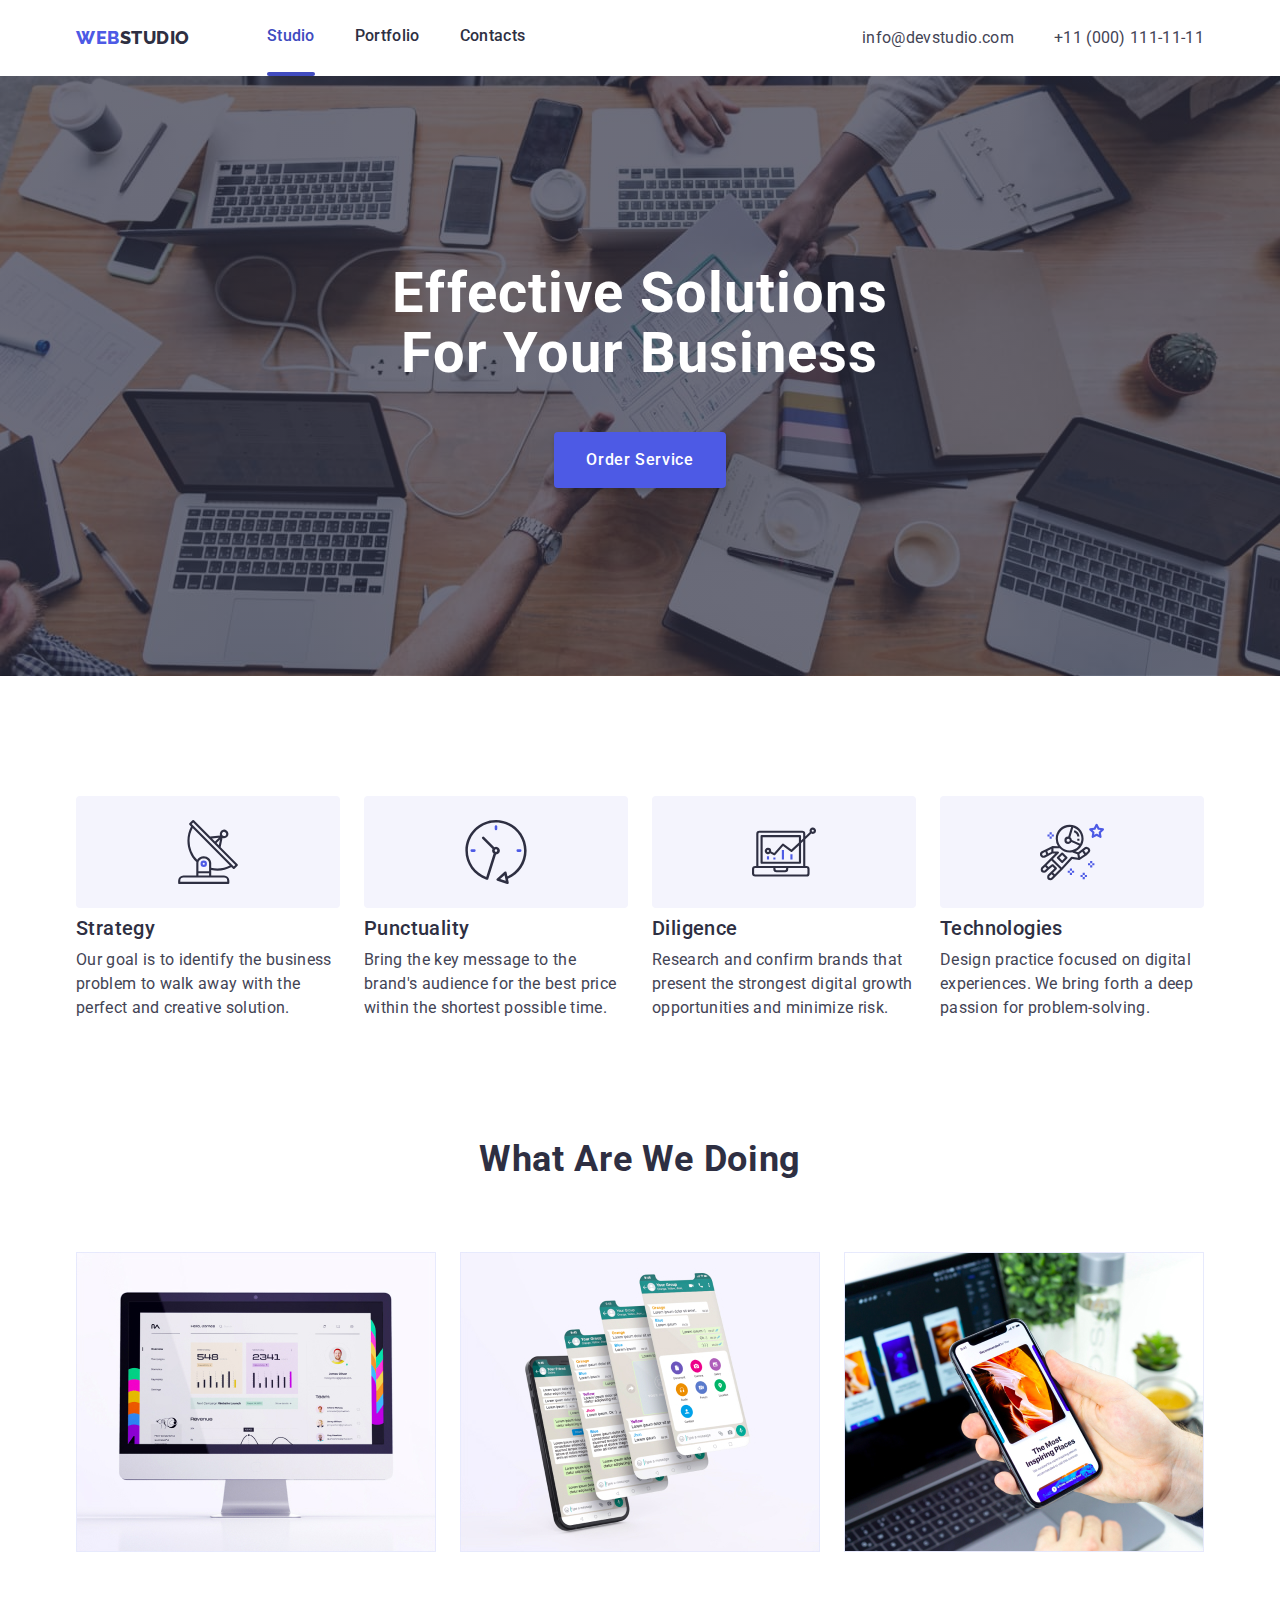
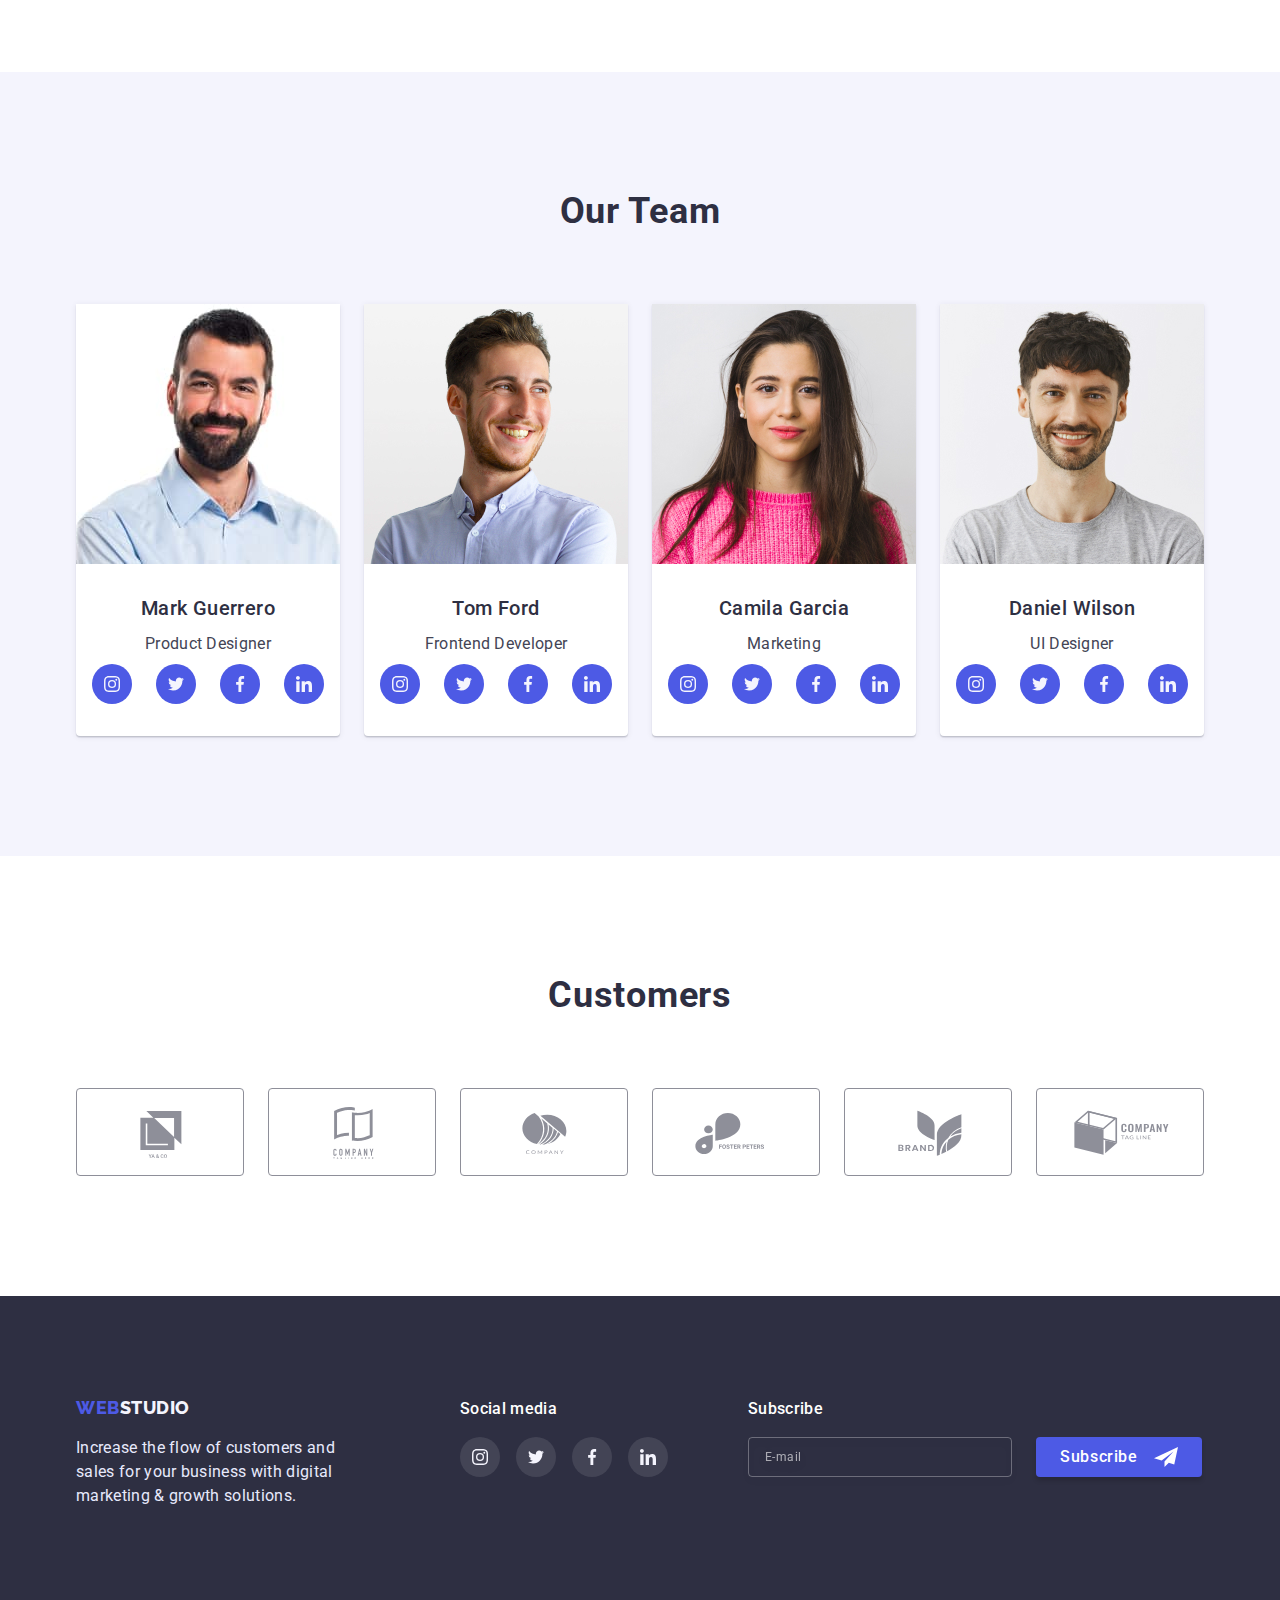
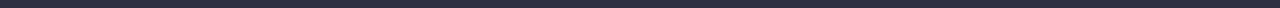
<file: index.html>
<!DOCTYPE html>
<html lang="en">
  <!-- Meta info for main page -->
  <head>
    <meta charset="UTF-8" />
    <meta http-equiv="X-UA-Compatible" content="IE=edge" />
    <meta name="viewport" content="width=device-width, initial-scale=1.0" />
    <link rel="preconnect" href="https://fonts.googleapis.com" />
    <link rel="preconnect" href="https://fonts.gstatic.com" crossorigin />
    <link
      href="https://fonts.googleapis.com/css2?family=Raleway:wght@800&family=Roboto:wght@400;500;700&display=swap"
      rel="stylesheet"
    />
    <link
      rel="stylesheet"
      href="https://cdnjs.cloudflare.com/ajax/libs/modern-normalize/1.1.0/modern-normalize.min.css"
    />
    <link rel="stylesheet" href="./css/styles.css" />
    <title>WebStudio</title>
  </head>

  <body>
    <!-- Header-->
    <header class="header-section">
      <div class="container main-nav">
        <nav class="nav">
          <a href="./index.html" class="logo link"
            >Web<span class="logo-header">Studio</span></a
          >
          <ul class="site-nav list">
            <li class="item">
              <a href="./index.html" class="link current">Studio</a>
            </li>
            <li class="item">
              <a href="./portfolio.html" class="link">Portfolio</a>
            </li>
            <li class="item">
              <a href="#" class="link">Contacts</a>
            </li>
          </ul>
        </nav>
        <button type="button" class="mobile-menu-btn js-open-menu">
          <svg class="mobile-menu-icon" width="32" height="22">
            <use  class="use-mobile-icon" href="./img/icons.svg#icon-hamburger"></use>
          </svg>
        </button>
        <ul class="contacts list">
          <li class="item">
            <a href="mailto:info@devstudio.com" class="link"
              >info@devstudio.com</a
            >
          </li>
          <li class="item">
            <a href="tel:+110001111111" class="link">+11 (000) 111-11-11</a>
          </li>
        </ul>
      </div>
      <!-- Mobile-menu -->
      <div class="mobile-menu js-menu-container">
        <div class="container mobile-menu-container">
          <button class="mobile-menu-close-bnt js-close-menu">
            <svg class="menu-modal-button-icon" width="8" height="8">
              <use href="./img/icons.svg#icon-close-black"></use>
            </svg>
          </button>
          <ul class="menu-site-nav list">
            <li class="item">
              <a href="./index.html" class="link">Studio</a>
            </li>
            <li class="item">
              <a href="./portfolio.html" class="link">Portfolio</a>
            </li>
            <li class="item">
              <a href="#" class="link">Contacts</a>
            </li>
          </ul>
          <div class="part">
            <ul class="menu-contacts list">
              <li class="item">
                <a href="tel:+110001111111" class="link phone-link"
                  >+11 (000) 111-11-11</a
                >
              </li>
              <li class="item">
                <a href="mailto:info@devstudio.com" class="link"
                  >info@devstudio.com</a
                >
              </li>
            </ul>
            <ul class="menu-social-list list">
              <li>
                <a href="#" class="menu-social-link instagram">
                  <svg class="icon-social">
                    <use href="./img/icons.svg#icon-instagram"></use>
                  </svg>
                </a>
              </li>
              <li>
                <a href="#" class="menu-social-link twitter">
                  <svg class="icon-social">
                    <use href="./img/icons.svg#icon-twitter"></use>
                  </svg>
                </a>
              </li>
              <li>
                <a href="#" class="menu-social-link facebook">
                  <svg class="icon-social">
                    <use href="./img/icons.svg#icon-facebook"></use>
                  </svg>
                </a>
              </li>
              <li>
                <a href="#" class="menu-social-link linkedin">
                  <svg class="icon-social">
                    <use href="./img/icons.svg#icon-linkedin"></use>
                  </svg>
                </a>
              </li>
            </ul>
          </div>
        </div>
      </div>
    </header>
    <main>
      <!-- Hero -->
      <section class="hero">
        <div class="container">
          <h1 class="hero-title">Effective Solutions for Your Business</h1>
          <button data-modal-open type="button" class="hero-btn">
            Order Service
          </button>
        </div>
      </section>
      <!-- Benefits -->
      <section class="section benefits-section">
        <div class="container">
          <h2 class="section-title visually-hidden">Features</h2>
          <ul class="benefits-list list">
            <li class="item icon-antenna">
              <div class="benefits-icon">
                <svg class="icon-img">
                  <use href="./img/icons.svg#icon-antenna"></use>
                </svg>
              </div>
              <h3 class="title">Strategy</h3>
              <p class="text">
                Our goal is to identify the business problem to walk away with
                the perfect and creative solution.
              </p>
            </li>
            <li class="item icon-clock">
              <div class="benefits-icon">
                <svg class="icon-img">
                  <use href="./img/icons.svg#icon-clock"></use>
                </svg>
              </div>
              <h3 class="title">Punctuality</h3>
              <p class="text">
                Bring the key message to the brand's audience for the best price
                within the shortest possible time.
              </p>
            </li>
            <li class="item icon-diagram">
              <div class="benefits-icon">
                <svg class="icon-img">
                  <use href="./img/icons.svg#icon-diagram"></use>
                </svg>
              </div>
              <h3 class="title">Diligence</h3>
              <p class="text">
                Research and confirm brands that present the strongest digital
                growth opportunities and minimize risk.
              </p>
            </li>
            <li class="item icon-astronaut">
              <div class="benefits-icon">
                <svg class="icon-img">
                  <use href="./img/icons.svg#icon-astronaut"></use>
                </svg>
              </div>
              <h3 class="title">Technologies</h3>
              <p class="text">
                Design practice focused on digital experiences. We bring forth a
                deep passion for problem-solving.
              </p>
            </li>
          </ul>
        </div>
      </section>
      <!-- What are we doing -->
      <section class="section work-section">
        <div class="container">
          <h2 class="section-title">What are we doing</h2>
          <ul class="work-list list">
            <li class="item">
              <img
                srcset="
                  ./img/ex1.jpg   1x,
                  ./img/ex1@2x.jpg  2x
                "
                src="./img/ex1.jpg"
                alt="mobile-application"
                width="360"
                height="300"
              />
            </li>
            <li class="item">
              <img
                srcset="
                  ./img/ex2.jpg   1x,
                  ./img/ex2@2x.jpg 2x
                "
                src="./img/ex2.jpg"
                alt="web-site"
                width="360"
                height="300"
              />
            </li>
            <li class="item">
              <img
                srcset="
                  ./img/ex3.jpg   1x,
                  ./img/ex3@2x.jpg 2x
                "
                src="./img/ex3.jpg"
                alt="phone-application-interface"
                width="360"
                height="300"
              />
            </li>
          </ul>
        </div>
      </section>
      <!-- Our Team -->
      <section class="section team-section">
        <div class="container">
          <h2 class="section-title">Our Team</h2>
          <ul class="team-list list">
            <li class="team-list-card">
              <img
              srcset="./img/our-team/guerrero@2x.jpg 2x"
              src="./img/our-team/guerrero.jpg"
                alt="foto Mark Guerrero"
                width="264"
                height="260" 
              />
              <div class="titte-team-card">
                <h3 class="title">Mark Guerrero</h3>
                <p class="text">Product Designer</p>
                <ul class="team-social-list list">
                  <li class="item">
                    <a href="#" class="team-social-link instagram">
                      <svg class="icon-social">
                        <use href="./img/icons.svg#icon-instagram"></use>
                      </svg>
                    </a>
                  </li>
                  <li class="item">
                    <a href="#" class="team-social-link twitter">
                      <svg class="icon-social">
                        <use href="./img/icons.svg#icon-twitter"></use>
                      </svg>
                    </a>
                  </li>
                  <li class="item">
                    <a href="#" class="team-social-link facebook">
                      <svg class="icon-social">
                        <use href="./img/icons.svg#icon-facebook"></use>
                      </svg>
                    </a>
                  </li>
                  <li class="item">
                    <a href="#" class="team-social-link linkedin">
                      <svg class="icon-social">
                        <use href="./img/icons.svg#icon-linkedin"></use>
                      </svg>
                    </a>
                  </li>
                </ul>
              </div>
            </li>
            <li class="team-list-card">
              <img
                srcset="./img/our-team/tom2@2x.jpg 2x"
                src="./img/our-team/tom2.jpg"
                alt="foto Tom Ford"
                width="264"
                height="260" 
              />
              <div class="titte-team-card">
                <h3 class="title">Tom Ford</h3>
                <p class="text">Frontend Developer</p>
                <ul class="team-social-list list">
                  <li>
                    <a href="#" class="team-social-link instagram">
                      <svg class="icon-social">
                        <use href="./img/icons.svg#icon-instagram"></use>
                      </svg>
                    </a>
                  </li>
                  <li>
                    <a href="#" class="team-social-link twitter">
                      <svg class="icon-social">
                        <use href="./img/icons.svg#icon-twitter"></use>
                      </svg>
                    </a>
                  </li>
                  <li>
                    <a href="#" class="team-social-link facebook">
                      <svg class="icon-social">
                        <use href="./img/icons.svg#icon-facebook"></use>
                      </svg>
                    </a>
                  </li>
                  <li>
                    <a href="#" class="team-social-link linkedin">
                      <svg class="icon-social">
                        <use href="./img/icons.svg#icon-linkedin"></use>
                      </svg>
                    </a>
                  </li>
                </ul>
              </div>
            </li>
            <li class="team-list-card">
              <img
                srcset="./img/our-team/camila3@2x.jpg 2x"
                src="./img/our-team/camila3.jpg"
                alt="foto Camila Garcia"
                width="264"
                height="260"
              />
              <div class="titte-team-card">
                <h3 class="title">Camila Garcia</h3>
                <p class="text">Marketing</p>
                <ul class="team-social-list list">
                  <li>
                    <a href="#" class="team-social-link instagram">
                      <svg class="icon-social">
                        <use href="./img/icons.svg#icon-instagram"></use>
                      </svg>
                    </a>
                  </li>
                  <li>
                    <a href="#" class="team-social-link twitter">
                      <svg class="icon-social">
                        <use href="./img/icons.svg#icon-twitter"></use>
                      </svg>
                    </a>
                  </li>
                  <li>
                    <a href="#" class="team-social-link facebook">
                      <svg class="icon-social">
                        <use href="./img/icons.svg#icon-facebook"></use>
                      </svg>
                    </a>
                  </li>
                  <li>
                    <a href="#" class="team-social-link linkedin">
                      <svg class="icon-social">
                        <use href="./img/icons.svg#icon-linkedin"></use>
                      </svg>
                    </a>
                  </li>
                </ul>
              </div>
            </li>
            <li class="team-list-card">
              <img
                srcset="./img/our-team/man4@2x.jpg 2x"
                src="./img/our-team/man4.jpg"
                alt="foto Daniel Wilson"
                width="264"
                height="260"
              />
              <div class="titte-team-card">
                <h3 class="title">Daniel Wilson</h3>
                <p class="text">UI Designer</p>
                <ul class="team-social-list list">
                  <li>
                    <a href="#" class="team-social-link instagram">
                      <svg class="icon-social">
                        <use href="./img/icons.svg#icon-instagram"></use>
                      </svg>
                    </a>
                  </li>
                  <li>
                    <a href="#" class="team-social-link twitter">
                      <svg class="icon-social">
                        <use href="./img/icons.svg#icon-twitter"></use>
                      </svg>
                    </a>
                  </li>
                  <li>
                    <a href="#" class="team-social-link facebook">
                      <svg class="icon-social">
                        <use href="./img/icons.svg#icon-facebook"></use>
                      </svg>
                    </a>
                  </li>
                  <li>
                    <a href="#" class="team-social-link linkedin">
                      <svg class="icon-social">
                        <use href="./img/icons.svg#icon-linkedin"></use>
                      </svg>
                    </a>
                  </li>
                </ul>
              </div>
            </li>
          </ul>
        </div>
      </section>
      <section class="section">
        <div class="container customers-container">
          <h2 class="section-title">Customers</h2>
          <ul class="company-list list">
            <li class="company-item">
              <a class="company-link link" href="#">
                <svg class="company-icon" width="104" height="56">
                  <use href="./img/icons.svg#icon-firstlogo"></use>
                </svg>
              </a>
            </li>
            <li class="company-item">
              <a class="company-link link" href="">
                <svg class="company-icon" width="104" height="56">
                  <use
                    href="./img/icons.svg#icon-logoone"
                  ></use>
                </svg>
              </a>
            </li>
            <li class="company-item">
              <a class="company-link link" href="">
                <svg class="company-icon" width="104" height="56">
                  <use href="./img/icons.svg#icon-logotwo"></use>
                </svg>
              </a>
            </li>
            <li class="company-item">
              <a class="company-link link" href="">
                <svg class="company-icon" width="104" height="56">
                  <use
                    href="./img/icons.svg#icon-logothree"
                  ></use>
                </svg>
              </a>
            </li>
            <li class="company-item">
              <a class="company-link link" href="">
                <svg class="company-icon" width="104" height="56">
                  <use href="./img/icons.svg#icon-logofour"></use>
                </svg>
              </a>
            </li>
            <li class="company-item">
              <a class="company-link link" href="">
                <svg class="company-icon" width="104" height="56">
                  <use href="./img/icons.svg#icon-logofive"></use>
                </svg>
              </a>
            </li>
          </ul>
        </div>
      </section>
    </main>
    <!-- Footer -->
    <footer class="footer">
      <div class="container footer-container">
        <div class="footer-row">
          <div class="footer-block">
            <a href="./index.html" class="logo link"
              >Web<span class="logo-footer">Studio</span></a
            >
            <p class="text">
              Increase the flow of customers and sales for your business with
              digital marketing & growth solutions.
            </p>
          </div>
          <div class="footer-social-block">
            <h2 class="social-link-title">Social media</h2>
            <ul class="footer-social-list list">
              <li>
                <a href="#" class="footer-social-link instagram">
                  <svg class="footer-icon-social">
                    <use href="./img/icons.svg#icon-instagram"></use>
                  </svg>
                </a>
              </li>
              <li>
                <a href="#" class="footer-social-link twitter">
                  <svg class="footer-icon-social">
                    <use href="./img/icons.svg#icon-twitter"></use>
                  </svg>
                </a>
              </li>
              <li>
                <a href="#" class="footer-social-link facebook">
                  <svg class="footer-icon-social">
                    <use href="./img/icons.svg#icon-facebook"></use>
                  </svg>
                </a>
              </li>
              <li>
                <a href="#" class="footer-social-link linkedin">
                  <svg class="footer-icon-social">
                    <use href="./img/icons.svg#icon-linkedin"></use>
                  </svg>
                </a>
              </li>
            </ul>
          </div>
        </div>
    
       <form class="subscribe-form" >
         
            <p class="subscribe-title" id="subscribe">Subscribe</p>
            <div class="subscribe-row">
              <label class="subscribe-field">
                <input
                  class="subscribe-input"
                  type="email"
                  name="email"
                  placeholder="E-mail"
                  required
                />
              </label>
              <button class="subscribe-btn" type="submit">
                Subscribe
                <svg class="subscribe-icon" height="24" width="24">
                  <use href="./img/icons.svg#icon-plane"></use>
                </svg>
              </button>
            </div>
          <!-- </form> -->
        </form>
      </div>
    </footer>
    <!-- Modal-window -->
    <div class="backdrop is-hidden " data-modal>
      <div class="modal">
        <button type="button" class="modal-close" data-modal-close >
          <svg class="modal-close-icon" width="8" height="8"><use href="./img/icons.svg#icon-close-black"></use></svg>
        </button>
       <p class="modal-title">Leave your contacts and we will call you back</p>
      <form class="modal-form">
      
      <div class="modal-field">
      <label  class="modal-form-field"><span class="modal-form-input-desc">  Name  </span></label>
      <div class="input-wrap">
      <input
      type="text" 
      name="user_name"
      class="modal-form-input" 
      required
      pattern="[a-zA-Za]+"
      minlength="2"
      />
      <svg class="input-icon" width="18" height="18">
        <use href="./img/icons.svg#icon-person"></use>
      </svg>
      </div>
      </div>
      <div class="modal-field">
      <label  class="modal-form-field"><span class="modal-form-input-desc">  Phone  </span></label>
      <div class="input-wrap">
      <input type="text"
      name="user_phone" 
      class="modal-form-input"
       required
       pattern="[0-9]{1}-[0-9]{1}-[0-9]{2}-[0-9]{2}"
       title="xx-xxx-xxx-xx-xx"/>
      <svg class="input-icon" width="18" height="18">
        <use href="./img/icons.svg#icon-phone"></use>
      </svg>
      </div>
      </div>
      <div class="modal-field">
      <label  class="modal-form-field"><span class="modal-form-input-desc">  Email </span></label>
      <div class="input-wrap">
      <input
       type="email" 
         name="user_email" 
          class="modal-form-input"
          required
          pattern=" /^[a-z0-9._%+-]+@[a-z0-9.-]+\.[a-z]{2,4}$/"
          title="xxxxx@gmail.com"
        />
      <svg class="input-icon" width="18" height="18">
        <use href="./img/icons.svg#icon-email"></use>
      </svg>
      </div>
      </div>
      <label class="modal-form-field">
      <span class="modal-form-input-desc"> Comment </span>
      <textarea
      name="user_comment"
      class="modal-form-comment"
      placeholder="Text input"></textarea>
      </label>
      <input  id="user-policy"
      type="checkbox"
      name="user_policy"
      class="modal-form-check visually-hidden">
      <label  for="user-policy" class="modal-form-check-desc"
      >I accept the terms and conditions of the&nbsp; <a href="#">Privacy Policy</a>
      </label>
      <button  type="submit" class="modal-form-submit">Send</button>
      </form>
      </div>
      </div>
    <script src="./js/modal.js"></script>
    <script src="./js/mobile-menu.js"></script>
  </body>
</html>
</file>
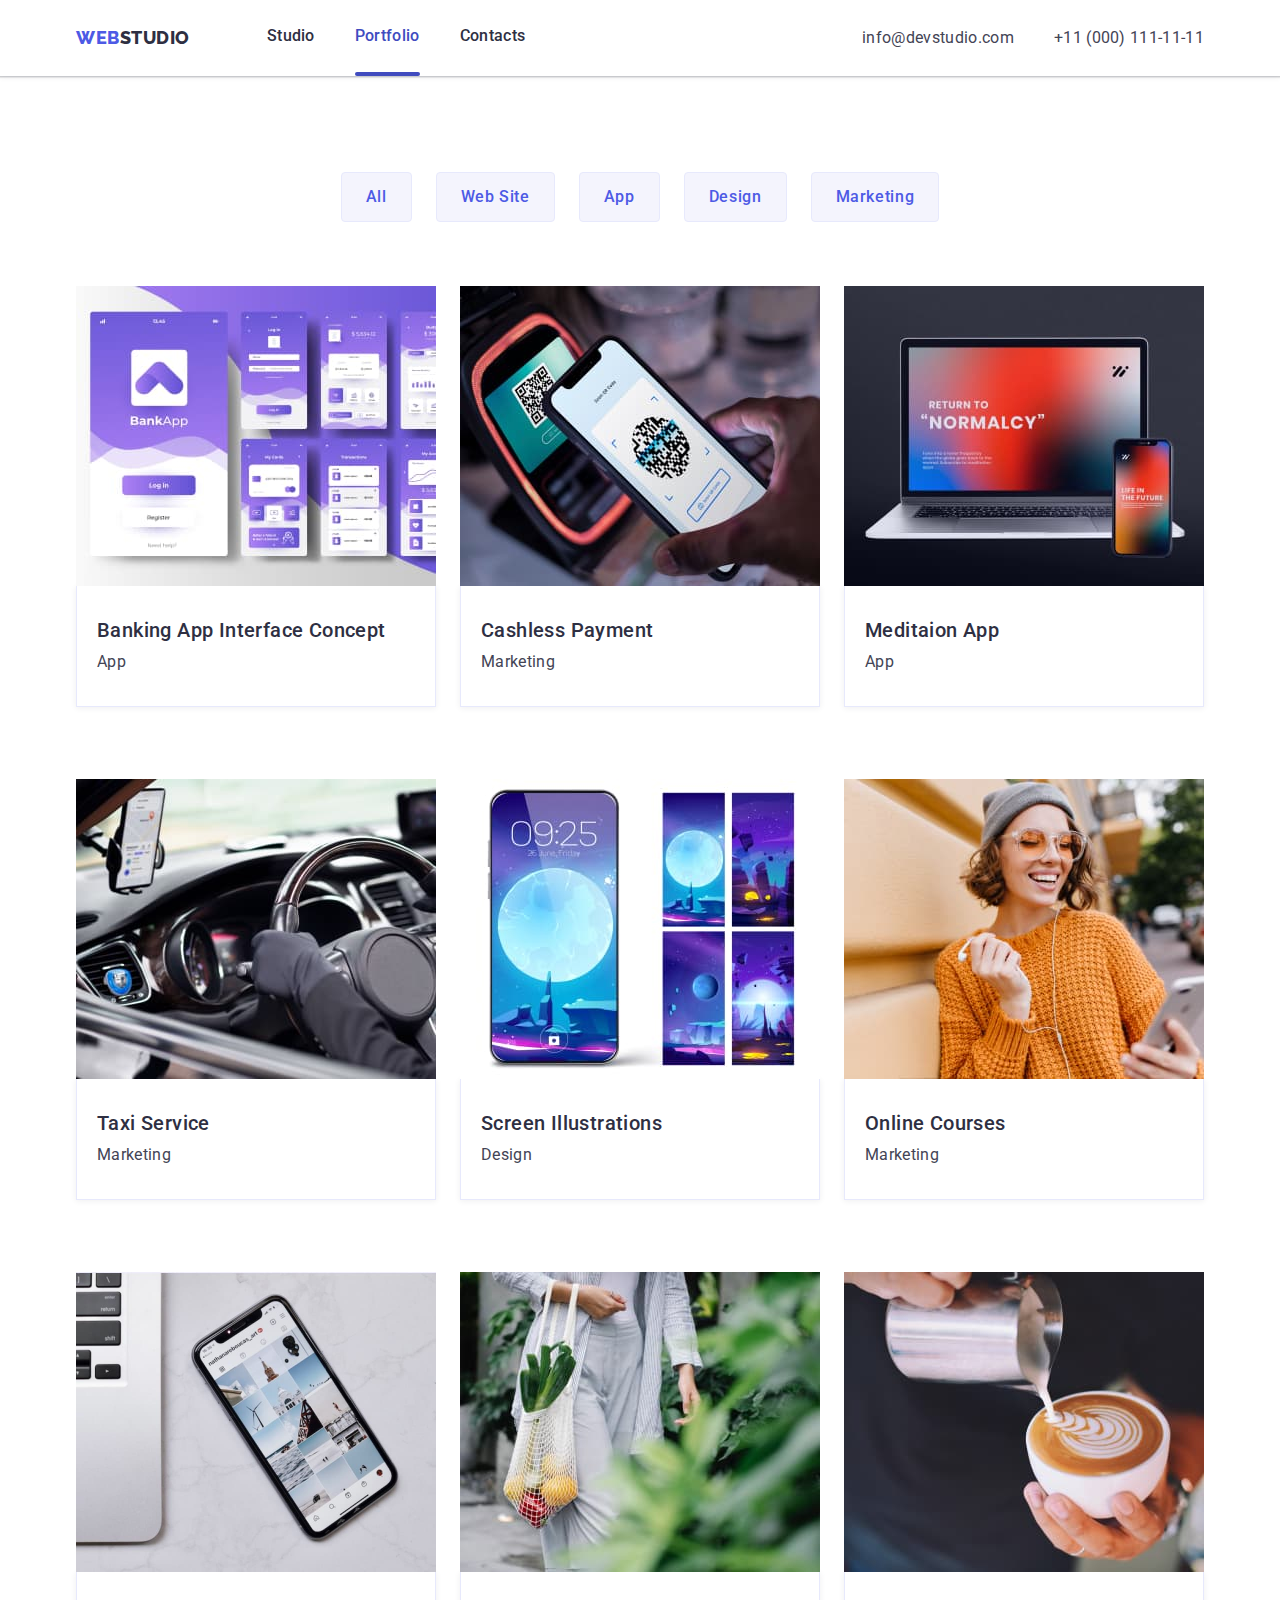
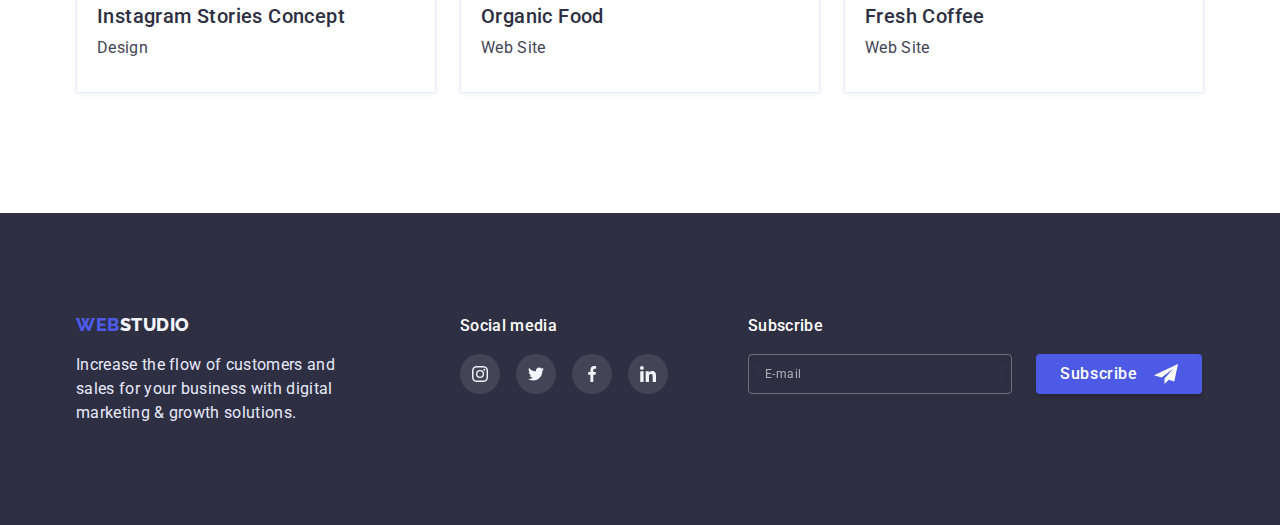
<file: portfolio.html>
<!DOCTYPE html>
<html lang="en">
  <head>
    <meta charset="UTF-8" />
    <meta http-equiv="X-UA-Compatible" content="IE=edge" />
    <meta name="viewport" content="width=device-width, initial-scale=1.0" />
    <link rel="preconnect" href="https://fonts.googleapis.com" />
    <link rel="preconnect" href="https://fonts.gstatic.com" crossorigin />
    <link
      href="https://fonts.googleapis.com/css2?family=Raleway:wght@800&family=Roboto:wght@400;500;700&display=swap"
      rel="stylesheet"
    />
    <link
      rel="stylesheet"
      href="https://cdnjs.cloudflare.com/ajax/libs/modern-normalize/1.1.0/modern-normalize.min.css"
    />
    <link rel="stylesheet" href="./css/styles.css" />
    <title>Portfolio</title>
  </head>
  <body>
    <!-- Header -->
    <header class="header-section">
      <div class="container main-nav">
        <nav class="nav">
          <a href="./index.html" class="logo link"
            >web<span class="logo-header">studio</span></a
          >
          <ul class="site-nav list">
            <li class="item">
              <a href="./index.html" class="link">Studio</a>
            </li>
            <li class="item">
              <a href="./portfolio.html" class="link current">Portfolio</a>
            </li>
            <li class="item">
              <a href="#" class="link">Contacts</a>
            </li>
          </ul>
        </nav>
        <button type="button" class="mobile-menu-btn js-open-menu">
          <svg class="mobile-menu-icon" width="32" height="32">
            <use href="./img/icons.svg#icon-hamburger"></use>
          </svg>
        </button>
         <ul class="contacts list">
          <li class="item">
            <a href="mailto:info@devstudio.com" class="link"
              >info@devstudio.com</a
            >
          </li>
          <li class="item">
            <a href="tel:+110001111111" class="link">+11 (000) 111-11-11</a>
          </li>
        </ul> 

      </div>
      <div class="mobile-menu js-menu-container">
        <div class="container mobile-menu-container">
          <button class="mobile-menu-close-bnt js-close-menu">
            <svg class="menu-modal-button-icon" width="8" height="8">
              <use href="./img/icons.svg#icon-close-black"></use>
            </svg>
          </button>
          <ul class="menu-site-nav list">
            <li class="item">
              <a href="./index.html" class="link">Studio</a>
            </li>
            <li class="item">
              <a href="./portfolio.html" class="link">Portfolio</a>
            </li>
            <li class="item">
              <a href="#" class="link current">Contacts</a>
            </li>
          </ul>
          <ul class="menu-contacts list">
            <li class="item">
              <a href="tel:+110001111111" class="link phone-link"
                >+11 (000) 111-11-11</a
              >
            </li>
            <li class="item">
              <a href="mailto:info@devstudio.com" class="link"
                >info@devstudio.com</a
              >
            </li>
          </ul>
          <ul class="menu-social-list list">
            <li>
              <a href="#" class="menu-social-link instagram">
                <svg class="icon-social">
                  <use href="./img/icons.svg#icon-instagram"></use>
                </svg>
              </a>
            </li>
            <li>
              <a href="#" class="menu-social-link twitter">
                <svg class="icon-social">
                  <use href="./img/icons.svg#icon-twitter"></use>
                </svg>
              </a>
            </li>
            <li>
              <a href="#" class="menu-social-link facebook">
                <svg class="icon-social">
                  <use href="./img/icons.svg#icon-facebook"></use>
                </svg>
              </a>
            </li>
            <li>
              <a href="#" class="menu-social-link linkedin">
                <svg class="icon-social">
                  <use href="./img/icons.svg#icon-linkedin"></use>
                </svg>
              </a>
            </li>
          </ul>
        </div>
      </div>
    </header>
    <!-- Main  -->
    <main>
      <section class="section portfolio-section">
        <div class="container">
          <h1 class="visually-hidden">Portfolio</h1>
          <ul class="site-filter list">
            <li class="item">
              <button type="button" class="button">All</button>
            </li>
            <li class="item">
              <button type="button" class="button">Web Site</button>
            </li>
            <li class="item">
              <button type="button" class="button">App</button>
            </li>
            <li class="item">
              <button type="button" class="button">Design</button>
            </li>
            <li class="item">
              <button type="button" class="button">Marketing</button>
            </li>
          </ul>
          <ul class="portfolio-list list">
            <li class="item">
              <a href="#" class="link portfolio-card">
                <div class="thumb">
                  <picture>
                    <source
                      media="(min-width: 1200px)"
                      srcset="
                      ./img/portfolio/desk/desk-first.jpg  1x,
                      ./img/portfolio/desk/desk-first@2x.jpg 2x
                      "
                      width="360"
                      height="300"
                    />
                    <source
                      media="(min-width: 768px)"
                      srcset="
                      ./img/portfolio/tab/tab-first.jpg  1x,
                      ./img/portfolio/tab/tab-first@2x.jpg 2x
                      "
                    />
                    <source
                      media="(max-width: 767px)"
                      srcset="
                      ./img/portfolio/mobile/mobile-first.jpg  1x,
                      ./img/portfolio/mobile/mobile-first@2x.jpg 2x
                      "
                    />
                    <img
                      src="./img/portfolio/mobile/mobile-first.jpg"
                      alt="Addition-Banking-App-Interface-Concept"
                    />
                  </picture>
                  <div class="actions-card">
                    <p class="discription">
                      14 Stylish and User-Friendly App Design Concepts · Task
                      Manager App · Calorie Tracker App · Exotic Fruit Ecommerce
                      App · Cloud Storage App
                    </p>
                  </div>
                </div>
                <div class="titte-card">
                  <h2 class="title">Banking App Interface Concept</h2>
                  <p class="text">App</p>
                </div>
              </a>
            </li>
            <li class="item">
              <a href="#" class="link portfolio-card">
                <div class="thumb">
                  <picture>
                    <source
                      media="(min-width: 1200px)"
                      srcset="
                      ./img/portfolio/desk/desk-second.jpg   1x,
                      ./img/portfolio/desk/desk-second@2x.jpg 2x
                      "
                      width="360"
                      height="300"
                    />
                    <source
                      media="(min-width: 768px)"
                      srcset="
                      ./img/portfolio/tab/tab-second.jpg    1x,
                      ./img/portfolio/tab/tab-second@2x.jpg 2x
                      "
                    />
                    <source
                      media="(max-width: 767px)"
                      srcset="
                      ./img/portfolio/mobile/mobile-second.jpg   1x,
                      ./img/portfolio/mobile/mobile-second@2x.jpg 2x
                      "
                    />
                    <img
                      src="./img/portfolio/mobile/mobile-second.jpg"
                      alt="Banking-App-Interface-Concept"
                    />
                  </picture>
                  <div class="actions-card">
                    <p class="discription">
                      14 Stylish and User-Friendly App Design Concepts · Task
                      Manager App · Calorie Tracker App · Exotic Fruit Ecommerce
                      App · Cloud Storage App
                    </p>
                  </div>
                </div>
                <div class="titte-card">
                  <h2 class="title">Cashless Payment</h2>
                  <p class="text">Marketing</p>
                </div>
              </a>
            </li>
            <li class="item">
              <a href="#" class="link portfolio-card">
                <div class="thumb">
                  <picture>
                    <source
                      media="(min-width: 1200px)"
                      srcset="
                      ./img/portfolio/desk/desk-third.jpg   1x,
                        ./img/portfolio/desk/desk-third@2x.jpg 2x
                      "
                      width="360"
                      height="300"
                    />
                    <source
                      media="(min-width: 768px)"
                      srcset="
                      ./img/portfolio/tab/tab-third.jpg   1x,
                        ./img/portfolio/tab/tab-third@2x.jpg 2x
                      "
                    />
                    <source
                      media="(max-width: 767px)"
                      srcset="
                      ./img/portfolio/mobile/mobile-third.jpg   1x,
                        ./img/portfolio/mobile/mobile-third@2x.jpg 2x
                      "
                    />
                    <img
                      src="./img/portfolio/mobile/mobile-third.jpg"
                      alt="Cashless-Payment"
                    />
                  </picture>
                  <div class="actions-card">
                    <p class="discription">
                      14 Stylish and User-Friendly App Design Concepts · Task
                      Manager App · Calorie Tracker App · Exotic Fruit Ecommerce
                      App · Cloud Storage App
                    </p>
                  </div>
                </div>
                <div class="titte-card">
                  <h2 class="title">Meditaion App</h2>
                  <p class="text">App</p>
                </div>
              </a>
            </li>
            <li class="item">
              <a href="#" class="link portfolio-card">
                <div class="thumb">
                  <picture>
                    <source
                      media="(min-width: 1200px)"
                      srcset="
                      ./img/portfolio/desk/desk-fourth.jpg   1x,
                        ./img/portfolio/desk/desk-fourth@2x.jpg 2x
                      "
                      width="360"
                      height="300"
                    />
                    <source
                      media="(min-width: 768px)"
                      srcset="
                      ./img/portfolio/tab/tab-fourth.jpg    1x,
                        ./img/portfolio/tab/tab-fourth@2x.jpg 2x
                      "
                    />
                    <source
                      media="(max-width: 767px)"
                      srcset="
                      ./img/portfolio/mobile/mobile-fourth.jpg    1x,
                        ./img/portfolio/mobile/mobile-fourth@2x.jpg 2x
                      "
                    />
                    <img
                      src="./img/portfolio/mobile/mobile-fourth.jpg"
                      alt="Taxi-Service"
                    />
                  </picture>
                  <div class="actions-card">
                    <p class="discription">
                      14 Stylish and User-Friendly App Design Concepts · Task
                      Manager App · Calorie Tracker App · Exotic Fruit Ecommerce
                      App · Cloud Storage App
                    </p>
                  </div>
                </div>
                <div class="titte-card">
                  <h2 class="title">Taxi Service</h2>
                  <p class="text">Marketing</p>
                </div>
              </a>
            </li>
            <li class="item">
              <a href="#" class="link portfolio-card">
                <div class="thumb">
                  <picture>
                    <source
                      media="(min-width: 1200px)"
                      srcset="
                      ./img/portfolio/desk/desk-fifth.jpg    1x,
                        ./img/portfolio/desk/desk-fifth@2x.jpg 2x
                      "
                      width="360"
                      height="300"
                    />
                    <source
                      media="(min-width: 768px)"
                      srcset="
                      ./img/portfolio/tab/tab-fifth.jpg    1x,
                        ./img/portfolio/tab/tab-fifth@2x.jpg 2x
                      "
                    />
                    <source
                      media="(max-width: 767px)"
                      srcset="
                      ./img/portfolio/mobile/mobile-fifth.jpg   1x,
                        ./img/portfolio/mobile/mobile-fifth@2x.jpg 2x
                      "
                    />
                    <img
                      src="./img/portfolio/mobile/mobile-fifth@2x.jpg"
                      alt="Screen-Illustrations"
                    />
                  </picture>
                  <div class="actions-card">
                    <p class="discription">
                      14 Stylish and User-Friendly App Design Concepts · Task
                      Manager App · Calorie Tracker App · Exotic Fruit Ecommerce
                      App · Cloud Storage App
                    </p>
                  </div>
                </div>
                <div class="titte-card">
                  <h2 class="title">Screen Illustrations</h2>
                  <p class="text">Design</p>
                </div>
              </a>
            </li>
            <li class="item">
              <a href="#" class="link portfolio-card">
                <div class="thumb">
                  <picture>
                    <source
                      media="(min-width: 1200px)"
                      srcset="
                      ./img/portfolio/desk/desk-sixth.jpg    1x,
                        ./img/portfolio/desk/desk-sixth@2x.jpg 2x
                      "
                      width="360"
                      height="300"
                    />
                    <source
                      media="(min-width: 768px)"
                      srcset="
                      ./img/portfolio/tab/tab-sixth.jpg   1x,
                        ./img/portfolio/tab/tab-sixth@2x.jpg 2x
                      "
                    />
                    <source
                      media="(max-width: 767px)"
                      srcset="
                      ./img/portfolio/mobile/mobile-sixth.jpg    1x,
                        ./img/portfolio/mobile/mobile-sixth@2x.jpg 2x
                      "
                    />
                    <img
                      src="./img/portfolio/mobile/mobile-sixth.jpg"
                      alt="Marketing"
                    />
                  </picture>
                  <div class="actions-card">
                    <p class="discription">
                      14 Stylish and User-Friendly App Design Concepts · Task
                      Manager App · Calorie Tracker App · Exotic Fruit Ecommerce
                      App · Cloud Storage App
                    </p>
                  </div>
                </div>
                <div class="titte-card">
                  <h2 class="title">Online Courses</h2>
                  <p class="text">Marketing</p>
                </div>
              </a>
            </li>
            <li class="item">
              <a href="#" class="link portfolio-card">
                <div class="thumb">
                  <picture>
                    <source
                      media="(min-width: 1200px)"
                      srcset="
                      ./img/portfolio/desk/desk-seventh@2x.jpg   1x,
                        ./img/portfolio/desk/desk-seventh@2x.jpg 2x
                      "
                      width="360"
                      height="300"
                    />
                    <source
                      media="(min-width: 768px)"
                      srcset="
                      ./img/portfolio/tab/tab-seventh.jpg   1x,
                        ./img/portfolio/tab/tab-seventh@2x.jpg 2x
                      "
                    />
                    <source
                      media="(max-width: 767px)"
                      srcset="
                      ./img/portfolio/mobile/mobile-seventh.jpg   1x,
                        ./img/portfolio/mobile/mobile-seventh@2x.jpg 2x
                      "
                    />
                    <img
                      src="./img/portfolio/mobile/mobile-seventh@2x.jpg"
                      alt="Dising"
                    />
                  </picture>
                  <div class="actions-card">
                    <p class="discription">
                      14 Stylish and User-Friendly App Design Concepts · Task
                      Manager App · Calorie Tracker App · Exotic Fruit Ecommerce
                      App · Cloud Storage App
                    </p>
                  </div>
                </div>
                <div class="titte-card">
                  <h2 class="title">Instagram Stories Concept</h2>
                  <p class="text">Design</p>
                </div>
              </a>
            </li>
            <li class="item">
              <a href="#" class="link portfolio-card">
                <div class="thumb">
                  <picture>
                    <source
                      media="(min-width: 1200px)"
                      srcset="
                      ./img/portfolio/desk/desk-eighth.jpg   1x,
                        ./img/portfolio/desk/desk-eighth@2x.jpg 2x
                      "
                    />
                    <source
                      media="(min-width: 768px)"
                      srcset="
                      ./img/portfolio/tab/tab-eighth@2x.jpg    1x,
                        ./img/portfolio/tab/tab-eighth@2x.jpg 2x
                      "
                      width="360"
                      height="300"
                    />
                    <source
                      media="(max-width: 767px)"
                      srcset="
                      ./img/portfolio/mobile/mobile-eighth.jpg    1x,
                        ./img/portfolio/mobile/mobile-eighth@2x.jpg 2x
                      "
                    />
                    <img
                      src="./img/portfolio/mobile/mobile-eighth.jpg"
                      alt="Organic-Food"
                    />
                  </picture>
                  <div class="actions-card">
                    <p class="discription">
                      14 Stylish and User-Friendly App Design Concepts · Task
                      Manager App · Calorie Tracker App · Exotic Fruit Ecommerce
                      App · Cloud Storage App
                    </p>
                  </div>
                </div>
                <div class="titte-card">
                  <h2 class="title">Organic Food</h2>
                  <p class="text">Web Site</p>
                </div>
              </a>
            </li>
            <li class="item">
              <a href="#" class="link portfolio-card">
                <div class="thumb">
                  <picture>
                    <source
                      media="(min-width: 1200px)"
                      srcset="
                      ./img/portfolio/desk/desk-ninth.jpg   1x,
                        ./img/portfolio/desk/desk-ninth@2x.jpg 2x
                      "
                      width="360"
                      height="300"
                    />
                    <source
                      media="(min-width: 768px)"
                      srcset="
                      ./img/portfolio/tab/tab-ninth.jpg   1x,
                        ./img/portfolio/tab/tab-ninth@2x.jpg 2x
                      "
                    />
                    <source
                      media="(max-width: 767px)"
                      srcset="
                        ../img/portfolio/mobile/mobile-ninth.jpg    1x,
                        ./img/portfolio/mobile/mobile-ninth@2x.jpg 2x
                      "
                    />
                    <img
                      src="./img/portfolio/mobile/mobile-ninth@2x.jpg"
                      alt="Fresh-Coffee"
                    />
                  </picture>
                  <div class="actions-card">
                    <p class="discription">
                      14 Stylish and User-Friendly App Design Concepts · Task
                      Manager App · Calorie Tracker App · Exotic Fruit Ecommerce
                      App · Cloud Storage App
                    </p>
                  </div>
                </div>
                <div class="titte-card">
                  <h2 class="title">Fresh Coffee</h2>
                  <p class="text">Web Site</p>
                </div>
              </a>
            </li>
          </ul>
        </div>
      </section>
    </main>
        <!-- Footer -->
        <footer class="footer">
          <div class="container footer-container">
            <div class="footer-row">
              <div class="footer-block">
                <a href="./index.html" class="logo link"
                  >Web<span class="logo-footer">Studio</span></a
                >
                <p class="text">
                  Increase the flow of customers and sales for your business with
                  digital marketing & growth solutions.
                </p>
              </div>
              <div class="footer-social-block">
                <h2 class="social-link-title">Social media</h2>
                <ul class="footer-social-list list">
                  <li>
                    <a href="#" class="footer-social-link instagram">
                      <svg class="footer-icon-social">
                        <use href="./img/icons.svg#icon-instagram"></use>
                      </svg>
                    </a>
                  </li>
                  <li>
                    <a href="#" class="footer-social-link twitter">
                      <svg class="footer-icon-social">
                        <use href="./img/icons.svg#icon-twitter"></use>
                      </svg>
                    </a>
                  </li>
                  <li>
                    <a href="#" class="footer-social-link facebook">
                      <svg class="footer-icon-social">
                        <use href="./img/icons.svg#icon-facebook"></use>
                      </svg>
                    </a>
                  </li>
                  <li>
                    <a href="#" class="footer-social-link linkedin">
                      <svg class="footer-icon-social">
                        <use href="./img/icons.svg#icon-linkedin"></use>
                      </svg>
                    </a>
                  </li>
                </ul>
              </div>
            </div>
        
           <form class="subscribe-form" >
             
                <p class="subscribe-title" id="subscribe">Subscribe</p>
                <div class="subscribe-row">
                  <label class="subscribe-field">
                    <input
                      class="subscribe-input"
                      type="email"
                      name="email"
                      placeholder="E-mail"
                      required
                    />
                  </label>
                  <button class="subscribe-btn" type="submit">
                    Subscribe
                    <svg class="subscribe-icon" height="24" width="24">
                      <use href="./img/icons.svg#icon-plane"></use>
                    </svg>
                  </button>
                </div>
              <!-- </form> -->
            </form>
          </div>
        </footer>
    <script src="./js/mobile-menu.js"></script>
  </body>
</html>
</file>
<file: css/styles.css>
html {
  box-sizing: border-box;
}
*,
*::before,
*::after {
  box-sizing: border-box;
}
:root {
  --primary-font: "Roboto", sans-serif;
  --secondary-font: "Raleway", sans-serif;
  --primery-brand-color:#4D5AE5;
  --primery-brand-color-dark:#404BBF;
  --success-messages:#31D0AA;
  --title-text-color: #2E2F42;
  --description-text-color: #434455;
  --title-text-light-color: #FFFFFF;
  --body-background-color: #f5f5f5;
  --icons-bcg-color: #F4F4FD;
  --modal-background:#FCFCFC;
  /* shadows */
  --card-shadow: 0px 1px 6px rgba(46, 47, 66, 0.08), 0px 1px 1px rgba(46, 47, 66, 0.16), 0px 2px 1px rgba(46, 47, 66, 0.08);   
  --head-shadow: 0px 2px 1px rgba(46, 47, 66, 0.08), 0px 1px 1px rgba(46, 47, 66, 0.16), 0px 1px 6px rgba(46, 47, 66, 0.08);
  --hero-btn-shadow: 0px 4px 4px rgba(0, 0, 0, 0.15);
  --modal-shadow:0px 1px 1px rgba(0, 0, 0, 0.14), 0px 1px 3px rgba(0, 0, 0, 0.12), 0px 2px 1px rgba(0, 0, 0, 0.2);
}

h1,
h2,
h3,
p {
  margin-top: 0;
  margin-bottom: 0;
}
ul,
ol {
  margin-top: 0;
  margin-bottom: 0;
  padding-left: 0;
}
img {
  display: block;
  max-width: 100%;
  height: auto;
}
button {
  cursor: pointer;
  font-family: inherit;
  font-size: inherit;
  border: none;
}
.list {
  list-style: none;
  padding: 0;
  margin: 0;
}
.link {
  text-decoration: none;
}
body {
  font-family: var(--primary-font);
  font-size: 16px;
  color: var(--description-text-color);
}
.visually-hidden {
  position: absolute;
  white-space: nowrap;
  width: 1px;
  height: 1px;
  overflow: hidden;
  border: 0;
  padding: 0;
  clip: rect(0 0 0 0);
  clip-path: inset(50%);
  margin: -1px;
}

.container {
  width: 100%;
  padding-left: 16px;
  padding-right: 16px;
}
@media screen and (min-width: 480px) {
  .container {
    width: 428px;
    margin-left: auto;
    margin-right: auto;
  }
}
@media screen and (min-width: 768px) {
  .container {
    width: 768px;
  }
}
@media screen and (min-width: 1200px) {
  .container {
    width: 1158px;
    padding-left: 15px;
    padding-right: 15px;
  }
}
.section {
  padding-top: 96px;
  padding-bottom: 96px;
}
@media screen and (min-width: 1200px) {
  .section {
    padding-top: 120px;
    padding-bottom: 120px;
  }
}
/* Header  */
@media screen and (max-width: 767px) {
  .site-nav {
    display: none;
  }
  .contacts {
    display: none;
  }
  .mobile-menu-btn {
    background-color: transparent;
    padding: 0;
    height: 22px;
  }
  .mobile-menu-container {
    display: flex;
    flex-direction: column;
    justify-content: space-between;

    height: 100%;
    position: relative;
    padding: 80px 40px 40px 40px;
  }
  .mobile-menu {
    position: fixed;
    width: 100%;
    height: 100%;
    z-index: 100;
    top: 0;
    left: 0;
    background-color: var( --title-text-light-color);

    transform: translateX(100%);
    transition: transform 250ms cubic-bezier(0.4, 0, 0.2, 1);
  }
  .mobile-menu.is-open {
    transform: translateX(0);
  }
  .mobile-menu-close-bnt {
    position: absolute;
    top: 40px;
    right: 40px;
    padding: 0;
    display: flex;
    align-items: center;
    justify-content: center;
    height: 24px;
    width: 24px;
    background-color: #e7e9fc;
    border-radius: 50%;
    border: 1px solid rgba(0, 0, 0, 0.1);

    transition: background-color 250ms cubic-bezier(0.4, 0, 0.2, 1),
      border 250ms cubic-bezier(0.4, 0, 0.2, 1);
  }
  .mobile-menu-close-bnt:hover,
  .mobile-menu-close-bnt:focus {
    background-color: var(--primery-brand-color-dark);
    border: 1px solid var(--primery-brand-color-dark);
  }
  .mobile-menu-close-bnt:hover .menu-modal-button-icon {
    fill: var( --title-text-light-color);
  }
  .mobile-menu-close-bnt:focus .menu-modal-button-icon {
    fill: var( --title-text-light-color);
  }
  .menu-modal-button-icon {
    fill: currentColor;

    transition: fill 250ms cubic-bezier(0.4, 0, 0.2, 1);
  }

  .menu-site-nav .link {
    font-weight: 700;
    font-size: 36px;
    line-height: 1.11;
    letter-spacing: 0.02em;
    text-transform: capitalize;
    color: var(--title-text-color);

    transition: color 250ms cubic-bezier(0.4, 0, 0.2, 1);
  }
  .menu-site-nav .item:not(:last-child) {
    margin-bottom: 40px;
  }
  .menu-site-nav .link:hover,
  .menu-site-nav .link:focus {
    color: var(--primery-brand-color-dark);
  }
  .menu-site-nav .link:active {
    color: var(--primery-brand-color-dark);
  }
  .menu-site-nav .link.current {
    color: var(--primery-brand-color-dark);
  }
  .menu-contacts .item:not(:last-child) {
    margin-bottom: 40px;
  }
  .menu-contacts {
    margin-bottom: 48px;
  }
  .menu-contacts .link {
    line-height: 1.5;
    letter-spacing: 0.02em;
    color: var(--description-text-color);

    transition: color 250ms cubic-bezier(0.4, 0, 0.2, 1);
  }
  .menu-contacts .link:hover,
  .menu-contacts .link:focus {
    color: var(--primery-brand-color-dark);
  }
  .menu-contacts .link {
    font-weight: 500;
    font-size: 20px;
    line-height: 1.2;
    letter-spacing: 0.02em;
    color: var(--description-text-color);

    transition: color 250ms cubic-bezier(0.4, 0, 0.2, 1);
  }
  .menu-contacts .link:hover,
  .menu-contacts .link:focus {
    color: var(--primery-brand-color-dark);
  }
  .menu-contacts .phone-link {
    font-weight: 500;
    font-size: 36px;
    line-height: 1.11;
    text-transform: capitalize;

    color: var( --primery-brand-color);
  }
  .menu-social-list {
    display: flex;
    align-items: center;
    gap: 56px;
  }
  .menu-social-list .item {
    flex-basis: calc((100% - 3 * 24px) / 4);
  }
  .menu-social-link {
    display: flex;
    align-items: center;
    justify-content: center;
    height: 40px;
    width: 40px;
    background-color: var( --primery-brand-color);
    border-radius: 50%;

    transition: background-color 250ms cubic-bezier(0.4, 0, 0.2, 1);
  }
  .menu-social-link:hover,
  .menu-social-link:focus {
    background-color: var(--primery-brand-color-dark);
  }
  .icon-social {
    width: 24px;
    height: 24px;
  }
}
 .use-mobile-menu-icon{
width: 32px;
height: 22px;
}
.main-nav {
  display: flex;
  align-items: center;
  justify-content: space-between;
}
.header-section {
  box-shadow: 0px 2px 1px rgba(46, 47, 66, 0.08),
    0px 1px 1px rgba(46, 47, 66, 0.16), 0px 1px 6px rgba(46, 47, 66, 0.08);
}
.logo {
  display: block;
  padding-top: 24px;
  padding-bottom: 24px;
  font-family: var(--secondary-font);
  font-weight: 800;
  font-size: 18px;
  line-height: 1.33;
  letter-spacing: 0.03em;
  text-transform: uppercase;
  color: var(--primery-brand-color);
}
.logo-header {
  color: var(--title-text-color);
}
@media screen and (max-width: 480px) {
  .menu-contacts .phone-link {
    font-size: 24px;
  }
}
@media screen and (min-width: 768px) {
  .mobile-menu {
    display: none;
  }
  .mobile-menu-btn {
    display: none;
  }
  /* link for site navigation */
  .site-nav .link {
    position: relative;
    display: block;
    padding-top: 24px;
    padding-bottom: 24px;
    font-weight: 500;
    font-size: 16px;
    line-height: 1.5;
    letter-spacing: 0.02em;
    color: var(--title-text-color);

    transition: color 250ms cubic-bezier(0.4, 0, 0.2, 1);
  }
  .site-nav .link:hover,
  .site-nav .link:focus {
    color: var(--primery-brand-color-dark);
  }
  .site-nav .link:active {
    color: var(--primery-brand-color-dark);
  }
  .site-nav .link.current {
    color: var(--primery-brand-color-dark);
  }
  .site-nav .link.current::after {
    position: absolute;
    left: 0;
    bottom: 0;

    content: "";
    display: block;
    width: 100%;
    height: 4px;
    background: var(--primery-brand-color-dark);
    border-radius: 2px;
  }
  .site-nav {
    display: flex;
    margin-left: 120px;
    gap: 40px;
  }
  .contacts .link {
    font-size: 16px;
    line-height: 1.33px;
    letter-spacing: 0.04em;
    color: var(--description-text-color);

    transition: color 250ms cubic-bezier(0.4, 0, 0.2, 1);
  }
  .contacts .item:not(:last-child) {
    margin-bottom: 0;
  }
  .contacts .link:hover,
  .contacts .link:focus {
    color: var(--primery-brand-color-dark);
  }
  .main-nav {
    display: flex;
    align-items: center;
  }
  .nav {
    display: flex;
    align-items: center;
  }
}
@media screen and (min-width: 1200px) {
  .site-nav .link {
    padding-bottom: 28px;
  }
  .contacts .link {
    line-height: 1.5;
    letter-spacing: 0.02em;
  }
  .contacts {
    display: flex;
    margin-left: auto;
  }
  .contacts .item + .item {
    margin-left: 40px;
  }
  .site-nav {
    margin-left: 77px;
  }
}
/*  Hero */ 
.hero {
  max-width: 428px;
  margin-left: auto;
  margin-right: auto;
  background-size: 428px 432px;
  background-position: center;
  background-repeat: no-repeat;
  background-image: linear-gradient(
      to right,
      rgba(46, 47, 66, 0.7),
      rgba(46, 47, 66, 0.7)
    ),
    url(../img/hero-image/mob-people-office.jpg);

  background-color: var(--title-text-color);
  padding-top: 112px;
  padding-bottom: 112px;
  text-align: center;
}
@media screen and (min-device-pixel-ratio: 2) and (min-width: 480px),
  screen and (min-resolution: 192dpi) and (min-width: 480px),
  screen and (min-resolution: 2dppx) and (min-width: 480px) {
  .hero {
    background-image: linear-gradient(
        to right,
        rgba(46, 47, 66, 0.7),
        rgba(46, 47, 66, 0.7)
      ),
      url(../img/hero-image/mob-people-office@2x.jpg);
  }
}
.hero .hero-title {
  max-width: 320px;
  margin: 0 auto 72px auto;
  font-weight: 700;
  font-size: 36px;
  line-height: 1.11;
  letter-spacing: 0.02em;
  color: var(--title-text-light-color);
  text-transform: capitalize;
}
.hero .hero-btn {
  display: inline-block;
  padding: 16px 32px;
  text-align: center;
  font-weight: 500;
  line-height: 1.5;
  letter-spacing: 0.04em;
  color: var(--title-text-light-color);
  background-color: var(--primery-brand-color);
  box-shadow: 0px 4px 4px rgba(0, 0, 0, 0.15);
  border-radius: 4px;

  transition: background-color 250ms cubic-bezier(0.4, 0, 0.2, 1),
    box-shadow 250ms cubic-bezier(0.4, 0, 0.2, 1);
}
.hero .hero-btn:hover,
.hero .hero-btn:focus {
  background-color: var(--primery-brand-color-dark);
  box-shadow:var(--card-shadow);
  border-radius: 4px;
}
.hero .hero-btn:active {
  background-color: var(--primery-brand-color-dark);
  box-shadow: 0px 4px 4px rgba(0, 0, 0, 0.15);
  border-radius: 4px;
}

@media screen and (min-width: 768px) {
  .hero {
    max-width: 768px;
    background-size: 768px 436px;
    background-image: linear-gradient(
        to right,
        rgba(46, 47, 66, 0.7),
        rgba(46, 47, 66, 0.7)
      ),
      url(../img/hero-image/tab-people-office.jpg);
    padding-top: 112px;
    padding-bottom: 108px;
  }
  .hero .hero-title {
    max-width: 500px;
    margin: 0 auto 40px auto;
    font-size: 56px;
    line-height: 1.07;
  }
}
@media screen and (min-device-pixel-ratio: 2) and (min-width: 768px),
  screen and (min-resolution: 192dpi) and (min-width: 768px),
  screen and (min-resolution: 2dppx) and (min-width: 768px) {
  .hero {
    background-image: linear-gradient(
        to right,
        rgba(46, 47, 66, 0.7),
        rgba(46, 47, 66, 0.7)
      ),
      url(../img/hero-image/tab-people-office@2x.jpg);
  }
}

@media screen and (min-width: 1200px) {
  .hero {
    max-width: 1440px;
    background-size: 1440px 600px;
    background-image: linear-gradient(
        to right,
        rgba(46, 47, 66, 0.7),
        rgba(46, 47, 66, 0.7)
      ),
      url(../img/hero-image/people-office\ 1\ \(2\).jpg);
    padding-top: 188px;
    padding-bottom: 188px;
  }
  .hero .hero-title {
    margin: 0 auto 48px auto;
  }
}
@media screen and (min-device-pixel-ratio: 2) and (min-width: 1200px),
  screen and (min-resolution: 192dpi) and (min-width: 1200px),
  screen and (min-resolution: 2dppx) and (min-width: 1200px) {
  .hero {
    background-image: linear-gradient(
        to right,
        rgba(46, 47, 66, 0.7),
        rgba(46, 47, 66, 0.7)
      ),
      url(../img/hero-image/people-office\ @2x.jpg);
  }
}
/* Benefits */
@media screen and (max-width: 1199px) {
  .benefits-icon {
    display: none;
  }
}
.benefits-list .title {
  margin-top: 0;
  margin-bottom: 8px;
  font-weight: 700;
  font-size: 36px;
  line-height: 1.11;
  text-align: center;
  letter-spacing: 0.02em;
  text-transform: capitalize;
  color: var(--title-text-color);
}
.benefits-list .text {
  font-weight: 500;
  line-height: 1.5;
  letter-spacing: 0.03em;
}
@media screen and (max-width: 767px) {
  .benefits-list .item:not(:last-child) {
    margin-bottom: 72px;
  }
}
@media screen and (min-width: 768px) {
  .benefits-list {
    display: flex;
    flex-wrap: wrap;
    row-gap: 72px;
    column-gap: 24px;
  }
  .benefits-list .title {
    text-align: start;
  }
  .benefits-list .item {
    flex-basis: calc((100% - 1 * 24px) / 2);
  }
}
@media screen and (min-width: 1200px) {
  .benefits-section {
    padding-bottom: 0;
  }
  .benefits-list {
    display: flex;
    flex-wrap: wrap;
    gap: 24px;
  }
  .benefits-list .item {
    flex-basis: calc((100% - 3 * 24px) / 4);
  }
  .benefits-icon {
    display: flex;
    align-items: center;
    justify-content: center;
    margin-bottom: 8px;
    background-color: #f4f4fd;
    border-radius: 4px;
    height: 112px;
  }
  .icon-img {
    width: 64px;
    height: 64px;
  }
  .benefits-list .title {
    font-weight: 500;
    font-size: 20px;
    line-height: 1.2;
  }
  .benefits-list .text {
    font-weight: 400;
    letter-spacing: 0.02em;
  }
}
@media screen and (max-width: 1199px) {
  .work-section {
    display: none;
  }
}
/* What are we doing  */
@media screen and (min-width: 1200px) {
  .section-title {
    margin-top: 0;
    margin-bottom: 72px;
    font-weight: 700;
    font-size: 36px;
    line-height: 1.11;
    letter-spacing: 0.02em;
    text-align: center;
    text-transform: capitalize;
    color: var(--title-text-color);
  }
  .work-list {
    display: flex;
    flex-wrap: wrap;
    gap: 24px;
  }
  .work-list .item {
    flex-basis: calc((100% - 2 * 24px) / 3);
  }
}
/* Our-Team */

@media screen and (max-width: 767px) {
  .team-section {
    padding-bottom: 128px;
  }
  .team-section .container {
    width: 296px;
    margin-left: auto;
    margin-right: auto;
  }
  .team-list .team-list-card:not(:last-child) {
    margin-bottom: 72px;
  }
}
.team-section {
  background-color: var(--icons-bcg-color);
}
.section-title {
  margin-top: 0;
  margin-bottom: 72px;
  font-weight: 700;
  font-size: 36px;
  line-height: 1.11;
  letter-spacing: 0.02em;
  text-align: center;
  text-transform: capitalize;
  color: var(--title-text-color);
}
.team-list-card {
  width: 264px;
  background-color: var(--title-text-light-color);
  box-shadow:var(--card-shadow);
  border-radius: 0px 0px 4px 4px;
}
.titte-team-card {
  padding: 32px 14px;
}
.team-list .title {
  margin-top: 0;
  margin-bottom: 12px;
  font-weight: 500;
  font-size: 20px;
  line-height: 1.2;
  letter-spacing: 0.02em;
  text-align: center;
  color: var(--title-text-color);
}
.team-list .text {
  margin-top: 0;
  margin-bottom: 8px;
  line-height: 1.5;
  letter-spacing: 0.02em;
  text-align: center;
}
.team-social-list {
  display: flex;
  align-items: center;
  gap: 24px;
}
.team-social-list .item {
  flex-basis: calc((100% - 3 * 24px) / 4);
}
.team-social-link {
  display: flex;
  align-items: center;
  justify-content: center;
  height: 40px;
  width: 40px;
  background-color: var(--primery-brand-color);
  border-radius: 50%;

  transition: background-color 250ms cubic-bezier(0.4, 0, 0.2, 1);
}
.team-social-link:hover,
.team-social-link:focus {
  background-color: var(--primery-brand-color-dark);
}
.icon-social {
  width: 16px;
  height: 16px;
  fill:#F4F4FD;
}
@media screen and (min-width: 768px) {
  .team-section .container {
    width: 584px;
    margin-left: auto;
    margin-right: auto;
  }
  .team-list {
    display: flex;
    flex-wrap: wrap;
    row-gap: 64px;
    column-gap: 24px;
  }
  .titte-team-card {
    padding: 32px 16px;
  }
}
@media screen and (min-width: 1200px) {
  .team-section .container {
    width: 1158px;
    margin-left: auto;
    margin-right: auto;
  }
  .team-list {
    display: flex;
    gap: 24px;
  }
  .team-list-card {
    flex-basis: calc((100% - 3 * 24px) / 4);
  }
}
/* Company*/

.company-list {
  display: flex;
  flex-wrap: wrap;
  column-gap: 16px;
  row-gap: 72px;
}
.company-item {
  flex-basis: calc((100% - 1 * 16px) / 2);
  max-width: 190px;
}
.company-link {
  display: flex;
  align-items: center;
  justify-content: center;
  color: #8e8f99;
  height: 88px;
  border: 1px solid #8e8f99;
  border-radius: 4px;

  transition: border 250ms cubic-bezier(0.4, 0, 0.2, 1);
}
.company-link:hover,
.company-link:focus {
  border: 1px solid var(--primery-brand-color-dark);
}
.company-link:hover .company-icon {
  fill: var(--primery-brand-color-dark);
}
.company-link:focus .company-icon {
  fill: var(--primery-brand-color-dark);
}
.company-icon {
  fill: currentColor;

  transition: fill 250ms cubic-bezier(0.4, 0, 0.2, 1);
}
@media screen and (min-width: 768px) {
  .customers-container.container {
    width: 584px;
    margin-left: auto;
    margin-right: auto;
  }
  .company-list {
    column-gap: 24px;
  }
  .company-item {
    flex-basis: 168px;
  }
}
@media screen and (min-width: 1200px) {
  .customers-container.container {
    width: 1158px;
    margin-left: auto;
    margin-right: auto;
  }
  .company-list {
    gap: 24px;
  }
  .company-item {
    flex-basis: calc((100% - 5 * 24px) / 6);
  }
}
/* Footer  */
footer {
  background-color: var(--title-text-color);
  padding: 96px 0;
}
.footer-container {
  display: flex;
  flex-direction: column;
  align-items: center;
}
.footer-block {
  margin-bottom: 72px;
  display: flex;
  flex-direction: column;
  align-items: center;
  max-width: 268px;
}
.logo-footer {
  color:var(--icons-bcg-color);
}
.footer .logo {
  margin-bottom: 16px;
  padding: 0;
}
.footer .text {
  line-height: 1.5;
  letter-spacing: 0.02em;
  color: #e7e9fc;
}
.footer-social-block {
  display: flex;
  flex-direction: column;
  align-items: center;
}
.social-link-title {
  text-align: center;
  margin-bottom: 16px;
  font-weight: 500;
  font-size: 16px;
  line-height: 1.5;
  letter-spacing: 0.02em;
  color: var(--title-text-light-color);
}
.footer-social-list {
  display: flex;
  align-items: center;
  gap: 16px;
}
.footer-social-link {
  display: flex;
  align-items: center;
  justify-content: center;
  height: 40px;
  width: 40px;
  background-color: rgba(255, 255, 255, 0.1);
  border-radius: 50%;

  transition: background-color 250ms cubic-bezier(0.4, 0, 0.2, 1);
}
.footer-social-link:hover,
.footer-social-link:focus {
  background-color:var(--success-messages);
}
.footer-icon-social {
  width: 16px;
  height: 16px;
  fill:var(--icons-bcg-color);
}
.subscribe-row {
  display: flex;
  flex-direction: column;
  align-items: center;
}
.subscribe-title {
  text-align: center;
  margin-bottom: 16px;
  font-weight: 500;
  font-size: 16px;
  line-height: 1.5;
  letter-spacing: 0.02em;
  color: var(--title-text-light-color);
}
.subscribe-input {
  margin-bottom: 16px;
  padding: 7px 16px;
  font-size: 12px;
  line-height: 2;
  letter-spacing: 0.04em;
  color: rgba(255, 255, 255);
  border: 1px solid rgba(255, 255, 255, 0.3);
  filter: drop-shadow(0px 4px 4px rgba(0, 0, 0, 0.15));
  border-radius: 4px;
  background-color: transparent;
  /* width:396px;
  height:40px; */
}
.subscribe-input::placeholder {
  font-size: 12px;
  line-height: 2;
  letter-spacing: 0.04em;
  color: rgba(255, 255, 255, 0.6);
}
.subscribe-btn {
  display: inline-flex;
  padding: 8px 24px;
  min-width: 165px;
  text-align: center;
  align-items: center;
  font-weight: 500;
  line-height: 1.5;
  letter-spacing: 0.04em;
  color: var(--title-text-light-color);
  background-color: var(--primery-brand-color);
  box-shadow: 0px 4px 4px rgba(0, 0, 0, 0.15);
  border-radius: 4px;

  transition: background-color 250ms cubic-bezier(0.4, 0, 0.2, 1),
    box-shadow 250ms cubic-bezier(0.4, 0, 0.2, 1);
}
.subscribe-btn:hover,
.subscribe-btn:focus {
  background-color: var(--primery-brand-color-dark);
  box-shadow:var(--card-shadow);
  border-radius: 4px;
}
.subscribe-icon {
  fill: currentColor;
  margin-left: 16px;
}
.footer-row {
  margin-bottom: 72px;
}
@media screen and (max-width: 767px) {
  .subscribe-input {
    min-width: 396px;
    max-width: 396px;
  }
}
@media screen and (min-width: 768px) {
  .footer-container {
    width: 584px;
    margin-left: auto;
    margin-right: auto;
    align-items: flex-start;
  }
  .footer-row {
    display: flex;
    align-items: baseline;
  }
  .footer-block {
    margin-right: 24px;
    margin-bottom: 0;
    flex-direction: column;
    align-items: flex-start;
    max-width: 264px;
  }
  .footer-social-block {
    display: flex;
    flex-direction: column;
    align-items: flex-start;
  }
  .subscribe-title {
    text-align: start;
  }
  .subscribe-row {
    display: flex;
    flex-direction: row;
  }
  .subscribe-input {
    margin-right: 24px;
    margin-bottom: 0;
    width: 264px;
  }
}
@media screen and (min-width: 1200px) {
  footer {
    padding: 100px 0px;
  }
  .footer-container {
    display: flex;
    flex-direction: row;
    align-items: baseline;
    width: 1158px;
    margin-left: auto;
    margin-right: auto;
  }
  .footer-block {
    width: 264px;
    margin-right: 120px;
    margin-bottom: 0;
  }
  .subscribe-form {
    margin-left: 80px;
  }
  .footer-row {
    margin-bottom: 0;
  }
  .subscribe-row {
    display: flex;
    flex-direction: row;
  }
}
/* Portfolio */
@media screen and (max-width: 767px) {
  .site-filter {
    max-width: 270px;
  }
  .portfolio-list .item:not(:last-child) {
    margin-bottom: 48px;
  }
}
.portfolio-section {
  padding-bottom: 48px;
  padding-top: 48px;
}
.site-filter {
  display: flex;
  flex-wrap: wrap;
  margin-bottom: 48px;
  align-items: flex-start;
  justify-content: flex-start;
  gap: 24px;
}
.site-filter .button {
  display: inline-block;
  padding: 8px 16px;
  font-weight: 500;
  text-align: center;
  line-height: 1.5;
  letter-spacing: 0.04em;
  color: var(--primery-brand-color);
  background-color: #f4f4fd;
  border: 1px solid #e7e9fc;
  border-radius: 4px;

  transition: color 250ms cubic-bezier(0.4, 0, 0.2, 1),
    background-color 250ms cubic-bezier(0.4, 0, 0.2, 1),
    box-shadow 250ms cubic-bezier(0.4, 0, 0.2, 1),
    border 250ms cubic-bezier(0.4, 0, 0.2, 1);
}
.site-filter .button:hover,
.site-filter .button:focus {
  color: var(--title-text-light-color);
  background-color: var(--primery-brand-color);
  box-shadow: 0px 3px 1px rgba(0, 0, 0, 0.1), 0px 2px 1px rgba(0, 0, 0, 0.08),
    0px 2px 2px rgba(0, 0, 0, 0.12);
  border: 1px solid var(--primery-brand-color);
}
.portfolio-list .thumb {
  position: relative;
  overflow: hidden;
}
.portfolio-list .actions-card {
  position: absolute;
  top: 0;
  left: 0;
  transform: translateY(100%);

  content: "";
  height: 100%;
  width: 100%;
  background: rgba(77, 90, 229, 0.95);
  transition: transform 250ms cubic-bezier(0.4, 0, 0.2, 1);
}
.portfolio-list .item {
  max-width: 396px;
  transition: box-shadow 250ms cubic-bezier(0.4, 0, 0.2, 1);
}
.portfolio-list .link:hover .actions-card {
  transform: translateY(0);
}
.portfolio-list .link:focus .actions-card {
  transform: translateY(0);
}
.portfolio-list .item:hover,
.portfolio-list .item:focus {
  box-shadow:var(--card-shadow); 
}
.portfolio-list .discription {
  line-height: 1.5;
  letter-spacing: 0.02em;
  color: #f4f4fd;
  padding: 40px 32px;
}
.portfolio-list .titte-card {
  padding: 32px 20px;
  border: 1px solid #e7e9fc;
  box-shadow: 0px 1px 6px rgba(46, 47, 66, 0.08);
  border-top: none;
}
.portfolio-list .title {
  margin-top: 0;
  margin-bottom: 8px;
  font-weight: 500;
  font-size: 20px;
  line-height: 1.2;
  letter-spacing: 0.02em;
  color: var(--title-text-color);
}
.portfolio-list .text {
  margin-top: 0;
  line-height: 1.5;
  letter-spacing: 0.02em;
  color: var(--description-text-color);
}

@media screen and (min-width: 768px) {
  .portfolio-section {
    padding-top: 64px;
    padding-bottom: 96px;
  }
  .site-filter {
    margin-bottom: 64px;
    align-items: center;
    justify-content: center;
    gap: 24px;
  }
  .site-filter .button {
    padding: 12px 24px;
  }
  .portfolio-list {
    display: flex;
    flex-wrap: wrap;
    row-gap: 72px;
    column-gap: 24px;
  }
  .portfolio-list .item {
    flex-basis: calc((100% - 1 * 24px) / 2);
  }
}
@media screen and (min-width: 1200px) {
  .portfolio-section {
    padding-top: 96px;
    padding-bottom: 120px;
  }
  .portfolio-list .item {
    flex-basis: calc((100% - 2 * 24px) / 3);
  }
}
/* Modal  */
.backdrop {
  position: fixed;
  top: 0;
  left: 0;
  width: 100%;
  height: 100%;
  background-color: rgba(46, 47, 66, 0.4);
  transition: opacity 250ms cubic-bezier(0.4, 0, 0.2, 1), visibility 250ms cubic-bezier(0.4, 0, 0.2, 1);
   z-index: 101; 
   
} 

.modal {
  position: absolute;
  top: 50%;
  left: 50%;
  width: 408px;
  min-height: 584px;
  background-color:var(--modal-background);
  box-shadow:var(--modal-shadow);
  border-radius: 5px;
  transform: translate(-50%, -50%) scaleX(1) rotate(0);
 transition: transform 250ms cubic-bezier(0.4, 0, 0.2, 1);
 padding: 72px 24px 24px 24px;


}
.modal-close-icon{
  fill:black;
  justify-content: center;
  align-items: center;
  transition:fill 250ms cubic-bezier(0.4, 0, 0.2, 1);}


.backdrop.is-hidden .modal {
  transform:translate(-50%, -50%) scaleY(1.4) rotate(-360deg);
}

.modal-close {
 position: absolute;
  top: 24px;
  right: 24px; 
  display: flex;
 justify-content: center;
 align-items: center;
  width: 24px;
  height: 24px;  
  border-radius: 50%;
  background-color: #E7E9FC;
 border: 1px solid rgba(0, 0, 0, 0.1);
 padding: 0;
 transition: border-color 250ms cubic-bezier(0.4, 0, 0.2, 1),background-color 250ms cubic-bezier(0.4, 0, 0.2, 1);
 cursor: pointer;
}

.modal-close:hover,
.modal-close:focus{
border: 1px solid rgba(0, 0, 0, 0.1);
background:var(--primery-brand-color-dark);
}
.modal-close:hover .modal-close-icon,
.modal-close:focus .modal-close-icon
 {
  fill:var(--title-text-light-color);
}

 .is-hidden {
  opacity: 0;
  visibility: hidden;
  pointer-events: none;
}
/* Modal form TEXT */
.modal-form-main-text{
  display:flex;
  flex-direction: column;
}
/* Modal form */

.modal-form{
display: flex;
flex-direction: column;
}

.modal-title{
  
  font-weight: 500;
  font-size: 16px;
  line-height: 1.5;
  text-align: center;
  letter-spacing: 0.02em;
  margin-bottom: 14px;
}
 .modal-field{
  margin-bottom: 8px;
} 
.modal-form-input-desc{
  display:block;
  font-weight: 400;
font-size: 12px;
line-height: 1.16;
margin-bottom:4px;

color: #8E8F99;
}
.modal-form-input-desc:first-child{
margin-top:0;
}
.modal-form-input{
  width: 100%;
  height: 40px;
border: 1px solid rgba(33, 33, 33, 0.2);
border-radius: 4px;
  padding-left: 38px;
 background-color: transparent;
 transition: border-color 250ms cubic-bezier(0.4, 0, 0.2, 1);
 font-size: 12px;
 line-height: 16px;
 letter-spacing: 0.04em;
 color:#000000;
}
.modal-form-input:focus {
  outline: none;
  border-color: var(--primery-brand-color);
}

.modal-form-input:focus + .input-icon {
  fill: var(--primery-brand-color);
}

.input-wrap {
  position: relative;
}

.input-icon {
  position: absolute;
  left: 19px;
  top: 50%;
  transform: translateY(-50%);
  fill:#2E2F42;
  transition: border-color 250ms cubic-bezier(0.4, 0, 0.2, 1),fill 250ms cubic-bezier(0.4, 0, 0.2, 1);
}


.modal-coment {
  width: 100%;
  height: 100px;
  border: 1px solid #999999;
  border-radius: 5px;
  background-color: transparent;
  outline: none;
  padding: 10px;
  resize: none;
}


.modal-form-comment{
  width: 100%;
  height: 120px;
  resize: none;
  padding: 8px 16px;
  border: 1px solid rgba(33, 33, 33, 0.2);
   border-radius: 4px;
   transition: border-color 250ms cubic-bezier(0.4, 0, 0.2, 1);
}
.modal-form-comment:focus{
  outline: none;
  border-color:var(--primery-brand-color);
}
.modal-form-comment::placeholder {
  font-weight: 400;
  font-size: 12px;
  line-height:calc( 16 / 12);
  letter-spacing: 0.04em;
  color: rgba(117, 117, 117, 0.5);
  
}
.modal-form-check-desc{
  display: flex;
  align-items: center;
  font-style: normal;
  font-weight: 400;
  font-size: 12px;
  line-height: calc(16 / 12);
  letter-spacing: 0.04em;
  color: #757575;
  margin-bottom: 24px;
  margin-top: 16px;
  transition: background-color 250ms cubic-bezier(0.4, 0, 0.2, 1), background-image 250ms cubic-bezier(0.4, 0, 0.2, 1);
}



.modal-form-check-desc::before{
display: block;
content:"";
width: 16px;
height: 16px;
border: 1.25px solid #2E2F42; 
border-radius: 2px;
cursor: pointer;
 margin-right: 10px; 
transition: background-color 250ms cubic-bezier(0.4, 0, 0.2, 1), background-image 250ms cubic-bezier(0.4, 0, 0.2, 1);
}
.modal-form-check:checked + .modal-form-check-desc:before
{
  background-color: var(--primery-brand-color);
  border: 1.25px solid #4D5AE5; 
  background-image: url(../img/icons/checkt.svg);
  background-repeat:no-repeat;
   align-items: center;
  justify-content: center; 
  background-position: 50% 50%;
  transition: border 250ms cubic-bezier(0.4, 0, 0.2, 1);
}
.modal-form-check:focus + .modal-form-check-desc:before{
border: 1.25px solid #4D5AE5;
}
 .modal-form-submit{
  align-self: center;
width: 169px;
height: 56px;
line-height:calc(19/16) ;
letter-spacing: 0.04em;
border-radius: 4px;
cursor: pointer;
display:inline-block;
background-color: var(--primery-brand-color);
color:var(--title-text-light-color);
padding:16px 32px;
border: none;
transition: background-color 250ms cubic-bezier(0.4, 0, 0.2, 1), box-shadow 250ms cubic-bezier(0.4, 0, 0.2, 1);
}

.modal-form-submit:hover,
.modal-form-submit:focus{
  background-color:var(--primery-brand-color-dark) ;
  box-shadow:var(--hero-btn-shadow);
}
</file>
